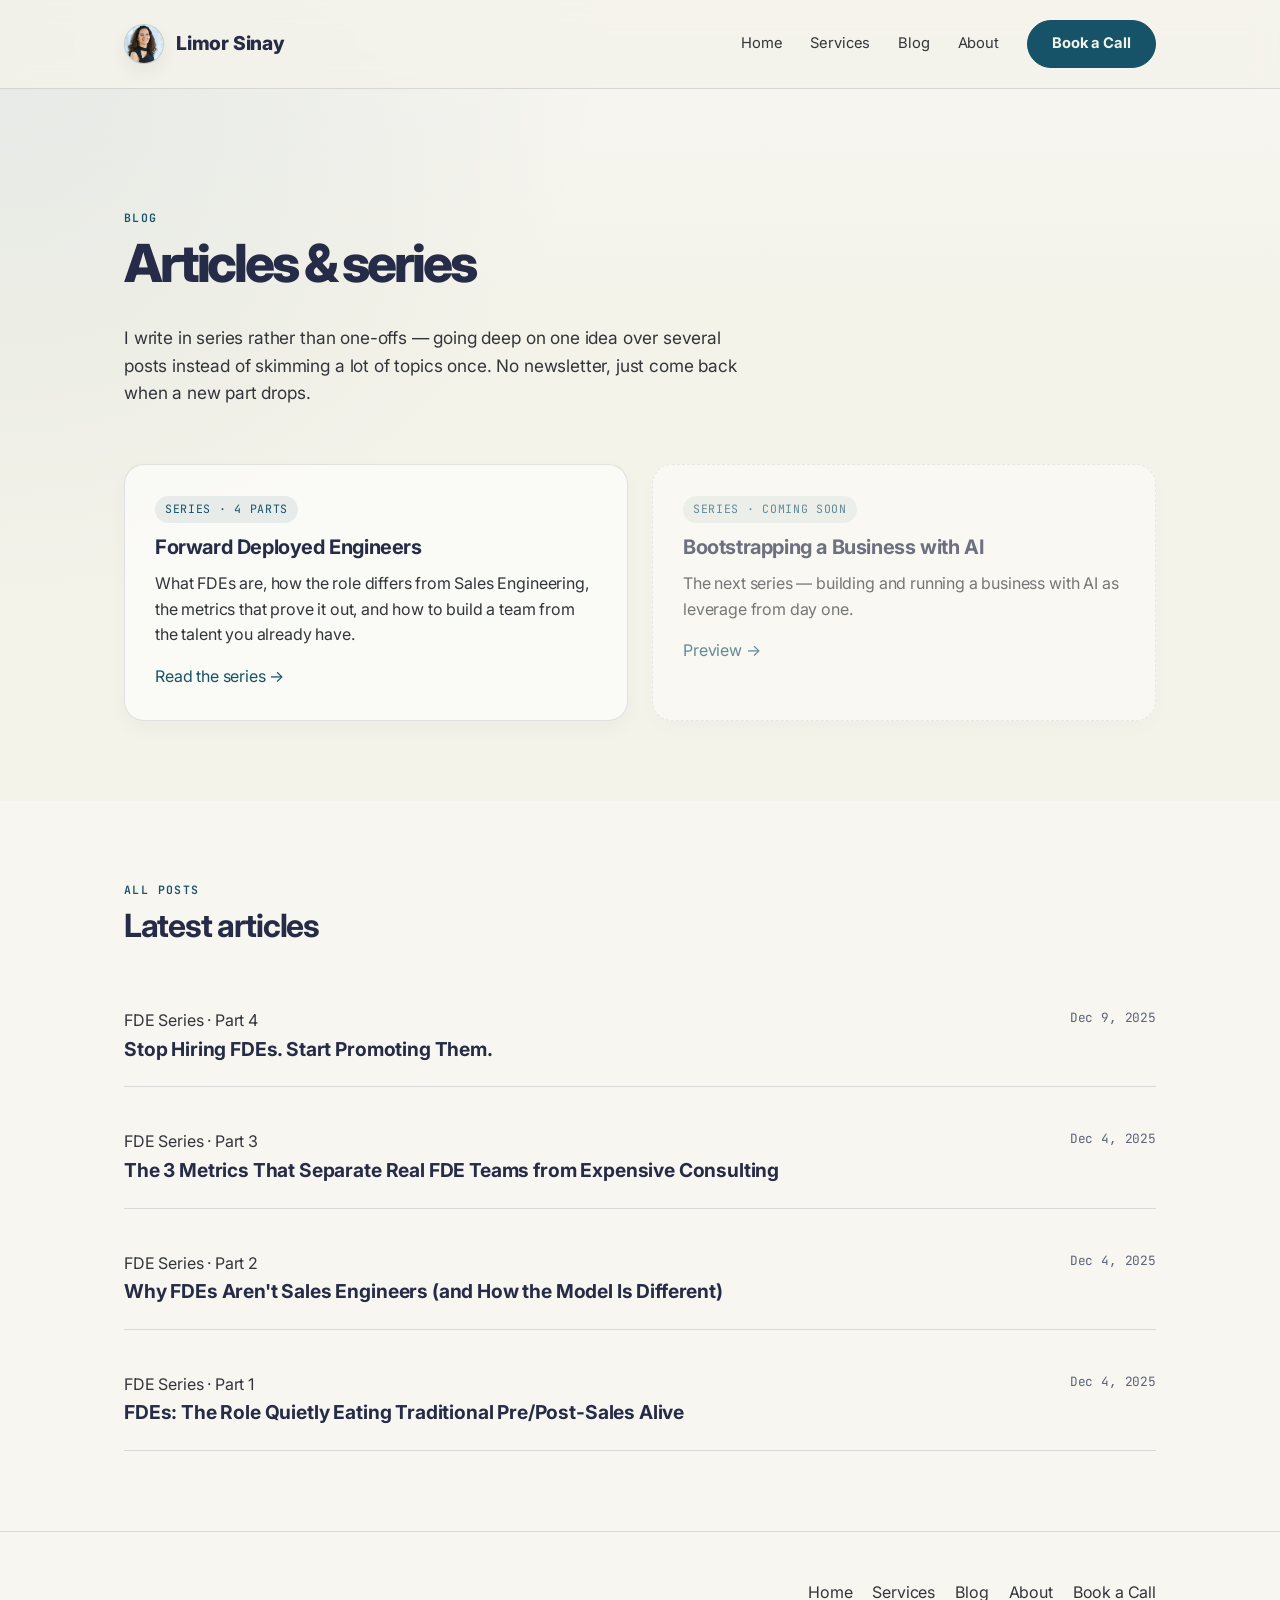
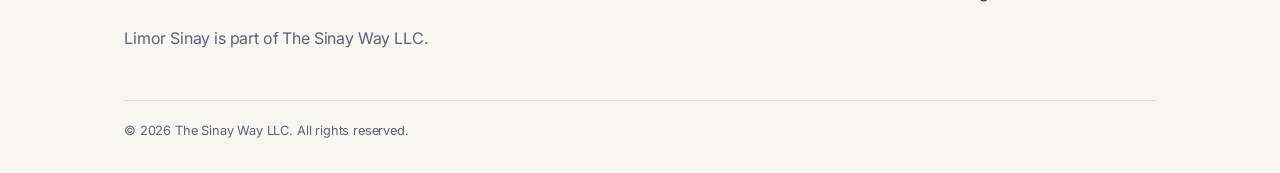
<file: blog/index.html>
<!DOCTYPE html>
<html lang="en">
<head>
<meta charset="UTF-8">
<meta name="viewport" content="width=device-width, initial-scale=1.0">
<title>Blog — Limor Sinay</title>
<meta name="description" content="Articles and series from Limor Sinay on go-to-market leadership, including the Forward Deployed Engineers series.">
<link rel="stylesheet" href="../assets/css/style.css">
</head>
<body>

<header class="site-header">
  <div class="wrap">
    <a class="brand" href="../index.html">
      <span class="brand-mark" aria-label="Limor Sinay profile picture">
        <img src="../assets/images/site/headshots/4903.CR3.p.jpg" alt="Limor Sinay portrait">
      </span>
      <span>Limor Sinay</span>
    </a>
    <nav class="main-nav">
      <a href="../index.html">Home</a>
      <a href="../services.html">Services</a>
      <a href="index.html">Blog</a>
      <a href="../about.html">About</a>
      <a class="btn" href="https://calendar.app.google/uf3Jab8FGnLFGQ5Q8" target="_blank" rel="noopener">Book a Call</a>
    </nav>
  </div>
</header>

<section class="hero" style="padding-bottom: 40px;">
  <div class="wrap">
    <span class="eyebrow">Blog</span>
    <h1>Articles &amp; series</h1>
    <p class="lede">I write in series rather than one-offs — going deep on one idea over several posts instead of skimming a lot of topics once. No newsletter, just come back when a new part drops.</p>
  </div>
</section>

<section class="section" style="padding-top: 0;">
  <div class="wrap">
    <div class="series-grid">
      <div class="series-card">
        <span class="series-tag">Series · 4 parts</span>
        <h3>Forward Deployed Engineers</h3>
        <p>What FDEs are, how the role differs from Sales Engineering, the metrics that prove it out, and how to build a team from the talent you already have.</p>
        <a href="series/fdes.html">Read the series →</a>
      </div>
      <div class="series-card coming-soon">
        <span class="series-tag">Series · Coming soon</span>
        <h3>Bootstrapping a Business with AI</h3>
        <p>The next series — building and running a business with AI as leverage from day one.</p>
        <a href="series/bootstrapping-with-ai.html">Preview →</a>
      </div>
    </div>
  </div>
</section>

<section class="section section-alt">
  <div class="wrap">
    <div class="section-head">
      <span class="eyebrow">All Posts</span>
      <h2>Latest articles</h2>
    </div>
    <div class="post-list">
      <div class="post-row">
        <div>
          <span class="series-tag" style="margin-bottom: 6px;">FDE Series · Part 4</span><br>
          <a class="post-title" href="posts/fdes-04-stop-hiring-start-promoting.html">Stop Hiring FDEs. Start Promoting Them.</a>
        </div>
        <div class="post-meta">Dec 9, 2025</div>
      </div>
      <div class="post-row">
        <div>
          <span class="series-tag" style="margin-bottom: 6px;">FDE Series · Part 3</span><br>
          <a class="post-title" href="posts/fdes-03-three-metrics.html">The 3 Metrics That Separate Real FDE Teams from Expensive Consulting</a>
        </div>
        <div class="post-meta">Dec 4, 2025</div>
      </div>
      <div class="post-row">
        <div>
          <span class="series-tag" style="margin-bottom: 6px;">FDE Series · Part 2</span><br>
          <a class="post-title" href="posts/fdes-02-not-sales-engineers.html">Why FDEs Aren't Sales Engineers (and How the Model Is Different)</a>
        </div>
        <div class="post-meta">Dec 4, 2025</div>
      </div>
      <div class="post-row">
        <div>
          <span class="series-tag" style="margin-bottom: 6px;">FDE Series · Part 1</span><br>
          <a class="post-title" href="posts/fdes-01-forward-deployed-engineers.html">FDEs: The Role Quietly Eating Traditional Pre/Post-Sales Alive</a>
        </div>
        <div class="post-meta">Dec 4, 2025</div>
      </div>
    </div>
  </div>
</section>

<footer class="site-footer">
  <div class="wrap">
    <div class="footer-grid">
      <div class="footer-logo">
        <img src="../assets/images/logos/logo-cream-02.png" alt="The Sinay Way">
        <p>Limor Sinay is part of The Sinay Way LLC.</p>
      </div>
      <nav class="footer-nav">
        <a href="../index.html">Home</a>
        <a href="../services.html">Services</a>
        <a href="index.html">Blog</a>
        <a href="../about.html">About</a>
        <a href="https://calendar.app.google/uf3Jab8FGnLFGQ5Q8" target="_blank" rel="noopener">Book a Call</a>
      </nav>
    </div>
    <div class="footer-fine">© 2026 The Sinay Way LLC. All rights reserved.</div>
  </div>
</footer>

</body>
</html>
</file>
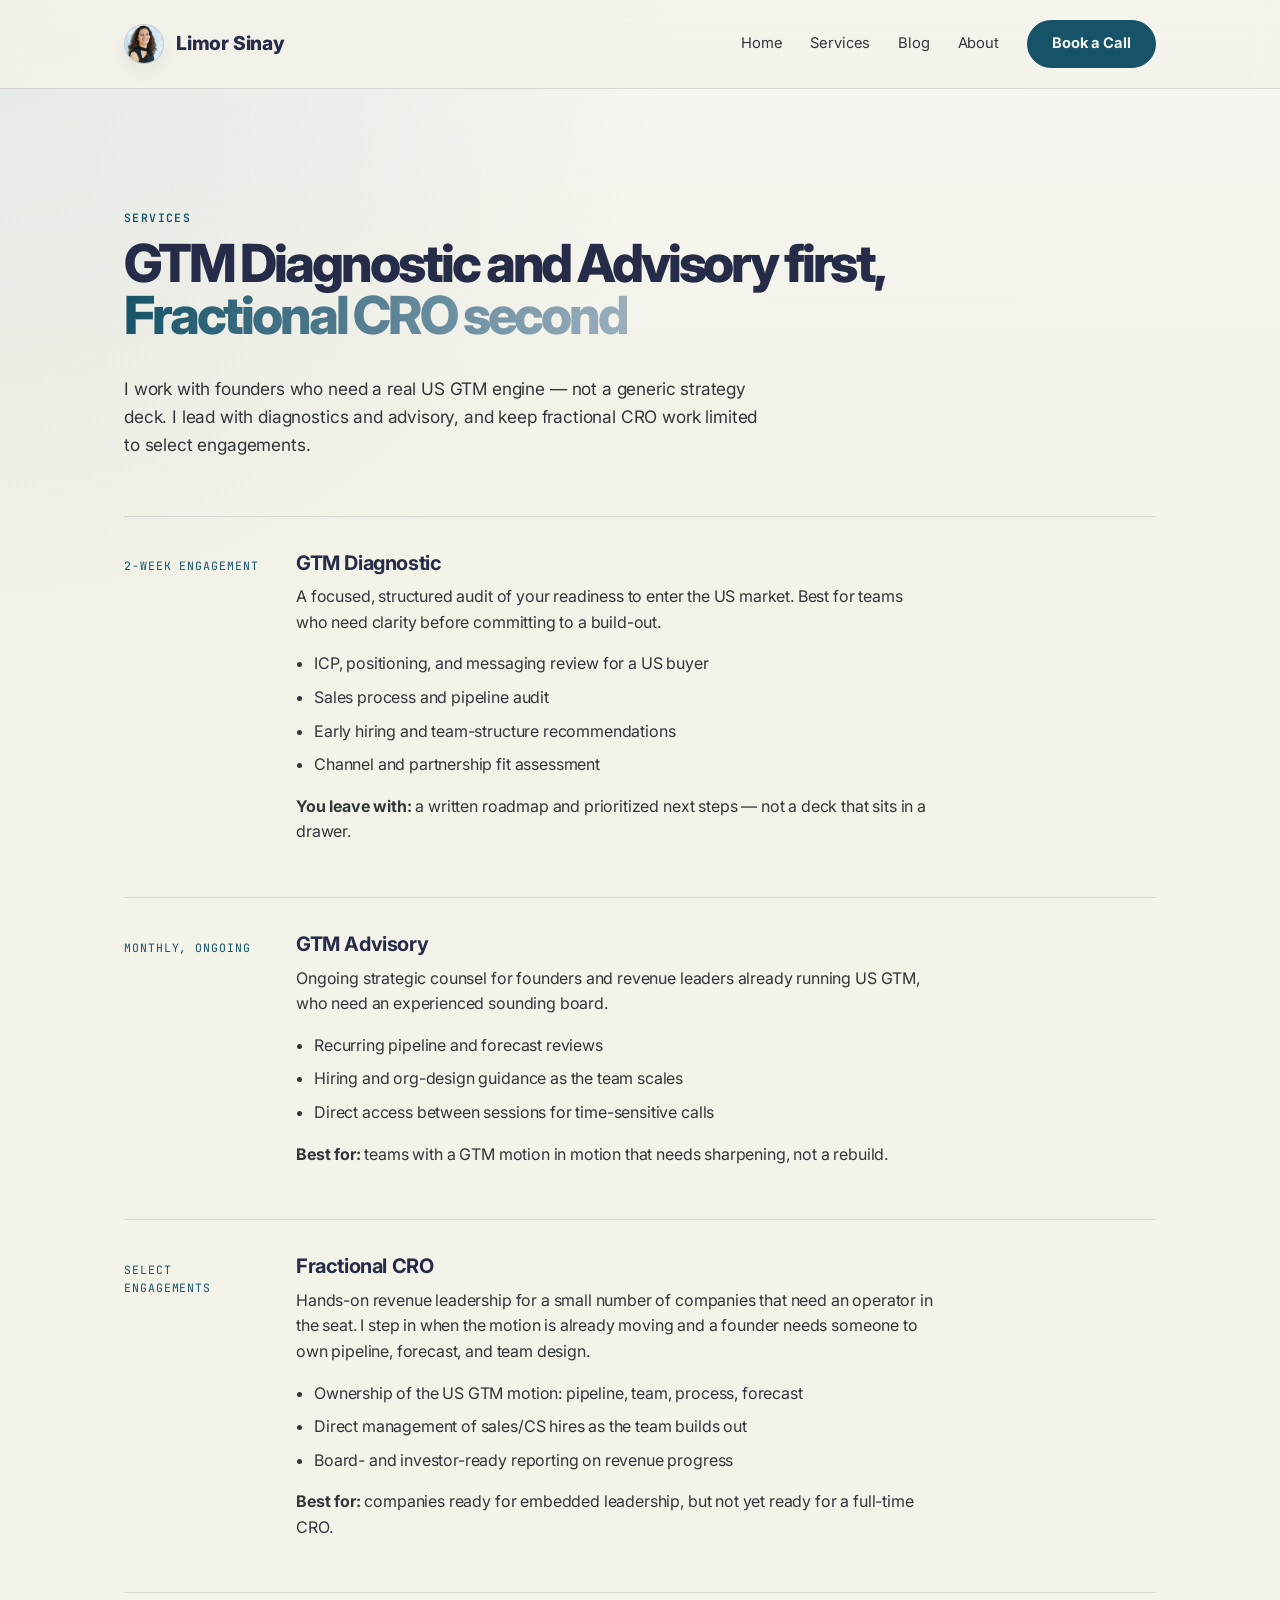
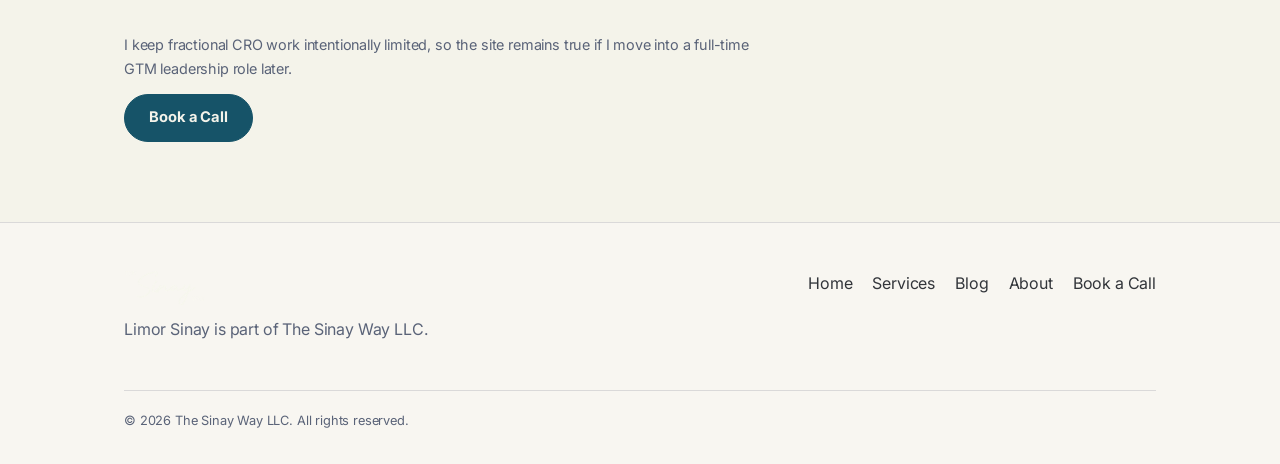
<file: services.html>
<!DOCTYPE html>
<html lang="en">
<head>
<meta charset="UTF-8">
<meta name="viewport" content="width=device-width, initial-scale=1.0">
<title>Services — Limor Sinay</title>
<meta name="description" content="GTM diagnostic, advisory, and select fractional CRO support for seed and Series A companies entering the US with AI-powered revenue strategy.">
<link rel="stylesheet" href="assets/css/style.css">
</head>
<body>

<header class="site-header">
  <div class="wrap">
    <a class="brand" href="index.html">
      <span class="brand-mark" aria-label="Limor Sinay profile picture">
        <img src="assets/images/site/headshots/4903.CR3.p.jpg" alt="Limor Sinay portrait">
      </span>
      <span>Limor Sinay</span>
    </a>
    <nav class="main-nav">
      <a href="index.html">Home</a>
      <a href="services.html">Services</a>
      <a href="blog/index.html">Blog</a>
      <a href="about.html">About</a>
      <a class="btn" href="https://calendar.app.google/uf3Jab8FGnLFGQ5Q8" target="_blank" rel="noopener">Book a Call</a>
    </nav>
  </div>
</header>

<section class="hero" style="padding-bottom: 40px;">
  <div class="wrap">
    <span class="eyebrow">Services</span>
    <h1>GTM Diagnostic and Advisory first, <span class="gradient-text">Fractional CRO second</span></h1>
    <p class="lede">I work with founders who need a real US GTM engine — not a generic strategy deck. I lead with diagnostics and advisory, and keep fractional CRO work limited to select engagements.</p>
  </div>
</section>

<section class="section" style="padding-top: 0;">
  <div class="wrap">
    <div class="tiers">

      <div class="tier">
        <div class="tier-timeframe">2-Week Engagement</div>
        <div>
          <h3>GTM Diagnostic</h3>
          <p>A focused, structured audit of your readiness to enter the US market. Best for teams who need clarity before committing to a build-out.</p>
          <ul>
            <li>ICP, positioning, and messaging review for a US buyer</li>
            <li>Sales process and pipeline audit</li>
            <li>Early hiring and team-structure recommendations</li>
            <li>Channel and partnership fit assessment</li>
          </ul>
          <p><strong>You leave with:</strong> a written roadmap and prioritized next steps — not a deck that sits in a drawer.</p>
        </div>
      </div>

      <div class="tier">
        <div class="tier-timeframe">Monthly, Ongoing</div>
        <div>
          <h3>GTM Advisory</h3>
          <p>Ongoing strategic counsel for founders and revenue leaders already running US GTM, who need an experienced sounding board.</p>
          <ul>
            <li>Recurring pipeline and forecast reviews</li>
            <li>Hiring and org-design guidance as the team scales</li>
            <li>Direct access between sessions for time-sensitive calls</li>
          </ul>
          <p><strong>Best for:</strong> teams with a GTM motion in motion that needs sharpening, not a rebuild.</p>
        </div>
      </div>

      <div class="tier">
        <div class="tier-timeframe">Select engagements</div>
        <div>
          <h3>Fractional CRO</h3>
          <p>Hands-on revenue leadership for a small number of companies that need an operator in the seat. I step in when the motion is already moving and a founder needs someone to own pipeline, forecast, and team design.</p>
          <ul>
            <li>Ownership of the US GTM motion: pipeline, team, process, forecast</li>
            <li>Direct management of sales/CS hires as the team builds out</li>
            <li>Board- and investor-ready reporting on revenue progress</li>
          </ul>
          <p><strong>Best for:</strong> companies ready for embedded leadership, but not yet ready for a full-time CRO.</p>
        </div>
      </div>

    </div>

    <p style="margin-top: 40px; color: var(--color-muted); font-size: 0.9rem; max-width: 640px;">I keep fractional CRO work intentionally limited, so the site remains true if I move into a full-time GTM leadership role later.</p>
    <a class="btn" href="https://calendar.app.google/uf3Jab8FGnLFGQ5Q8" target="_blank" rel="noopener">Book a Call</a>
  </div>
</section>

<footer class="site-footer">
  <div class="wrap">
    <div class="footer-grid">
      <div class="footer-logo">
        <img src="assets/images/logos/logo-cream-02.png" alt="The Sinay Way">
        <p>Limor Sinay is part of The Sinay Way LLC.</p>
      </div>
      <nav class="footer-nav">
        <a href="index.html">Home</a>
        <a href="services.html">Services</a>
        <a href="blog/index.html">Blog</a>
        <a href="about.html">About</a>
        <a href="https://calendar.app.google/uf3Jab8FGnLFGQ5Q8" target="_blank" rel="noopener">Book a Call</a>
      </nav>
    </div>
    <div class="footer-fine">© 2026 The Sinay Way LLC. All rights reserved.</div>
  </div>
</footer>

</body>
</html>
</file>
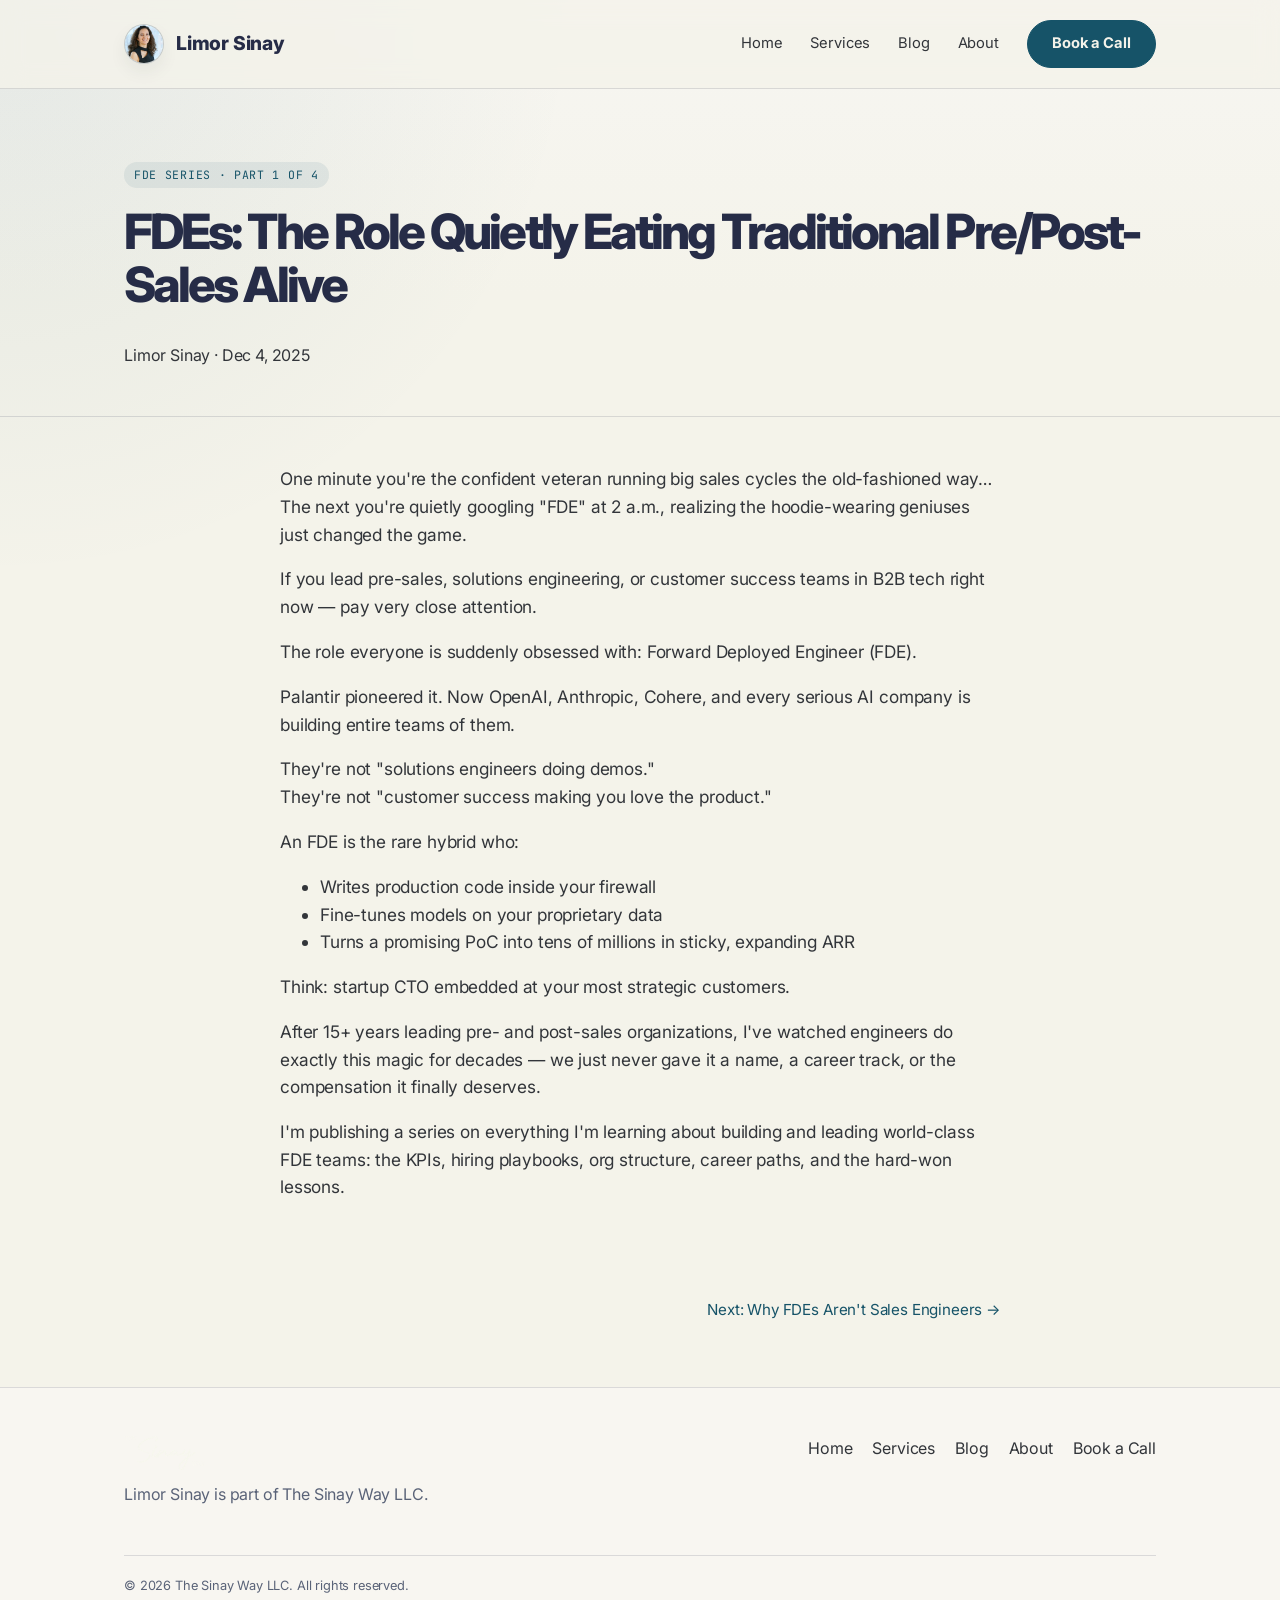
<file: blog/posts/fdes-01-forward-deployed-engineers.html>
<!DOCTYPE html>
<html lang="en">
<head>
<meta charset="UTF-8">
<meta name="viewport" content="width=device-width, initial-scale=1.0">
<title>FDEs: The Role Quietly Eating Traditional Pre/Post-Sales Alive — Limor Sinay</title>
<meta name="description" content="Part 1 of the Forward Deployed Engineers series: what an FDE actually is, and why the role is exploding across AI companies.">
<link rel="stylesheet" href="../../assets/css/style.css">
</head>
<body>

<header class="site-header">
  <div class="wrap">
    <a class="brand" href="../../index.html">
      <span class="brand-mark" aria-label="Limor Sinay profile picture">
        <img src="../../assets/images/site/headshots/4903.CR3.p.jpg" alt="Limor Sinay portrait">
      </span>
      <span>Limor Sinay</span>
    </a>
    <nav class="main-nav">
      <a href="../../index.html">Home</a>
      <a href="../../services.html">Services</a>
      <a href="../index.html">Blog</a>
      <a href="../../about.html">About</a>
      <a class="btn" href="https://calendar.app.google/uf3Jab8FGnLFGQ5Q8" target="_blank" rel="noopener">Book a Call</a>
    </nav>
  </div>
</header>

<div class="post-header">
  <div class="wrap">
    <a href="../series/fdes.html" class="series-tag">FDE Series · Part 1 of 4</a>
    <h1>FDEs: The Role Quietly Eating Traditional Pre/Post-Sales Alive</h1>
    <p class="post-meta" style="margin-top: 8px;">Limor Sinay · Dec 4, 2025</p>
  </div>
</div>

<article class="post-body">
  <p>One minute you're the confident veteran running big sales cycles the old-fashioned way… The next you're quietly googling "FDE" at 2 a.m., realizing the hoodie-wearing geniuses just changed the game.</p>

  <p>If you lead pre-sales, solutions engineering, or customer success teams in B2B tech right now — pay very close attention.</p>

  <p>The role everyone is suddenly obsessed with: Forward Deployed Engineer (FDE).</p>

  <p>Palantir pioneered it. Now OpenAI, Anthropic, Cohere, and every serious AI company is building entire teams of them.</p>

  <p>They're not "solutions engineers doing demos."<br>
  They're not "customer success making you love the product."</p>

  <p>An FDE is the rare hybrid who:</p>
  <ul>
    <li>Writes production code inside your firewall</li>
    <li>Fine-tunes models on your proprietary data</li>
    <li>Turns a promising PoC into tens of millions in sticky, expanding ARR</li>
  </ul>

  <p>Think: startup CTO embedded at your most strategic customers.</p>

  <p>After 15+ years leading pre- and post-sales organizations, I've watched engineers do exactly this magic for decades — we just never gave it a name, a career track, or the compensation it finally deserves.</p>

  <p>I'm publishing a series on everything I'm learning about building and leading world-class FDE teams: the KPIs, hiring playbooks, org structure, career paths, and the hard-won lessons.</p>
</article>

<div class="post-nav">
  <div></div>
  <a href="fdes-02-not-sales-engineers.html">Next: Why FDEs Aren't Sales Engineers →</a>
</div>

<footer class="site-footer">
  <div class="wrap">
    <div class="footer-grid">
      <div class="footer-logo">
        <img src="../../assets/images/logos/logo-cream-02.png" alt="The Sinay Way">
        <p>Limor Sinay is part of The Sinay Way LLC.</p>
      </div>
      <nav class="footer-nav">
        <a href="../../index.html">Home</a>
        <a href="../../services.html">Services</a>
        <a href="../index.html">Blog</a>
        <a href="../../about.html">About</a>
        <a href="https://calendar.app.google/uf3Jab8FGnLFGQ5Q8" target="_blank" rel="noopener">Book a Call</a>
      </nav>
    </div>
    <div class="footer-fine">© 2026 The Sinay Way LLC. All rights reserved.</div>
  </div>
</footer>

</body>
</html>
</file>
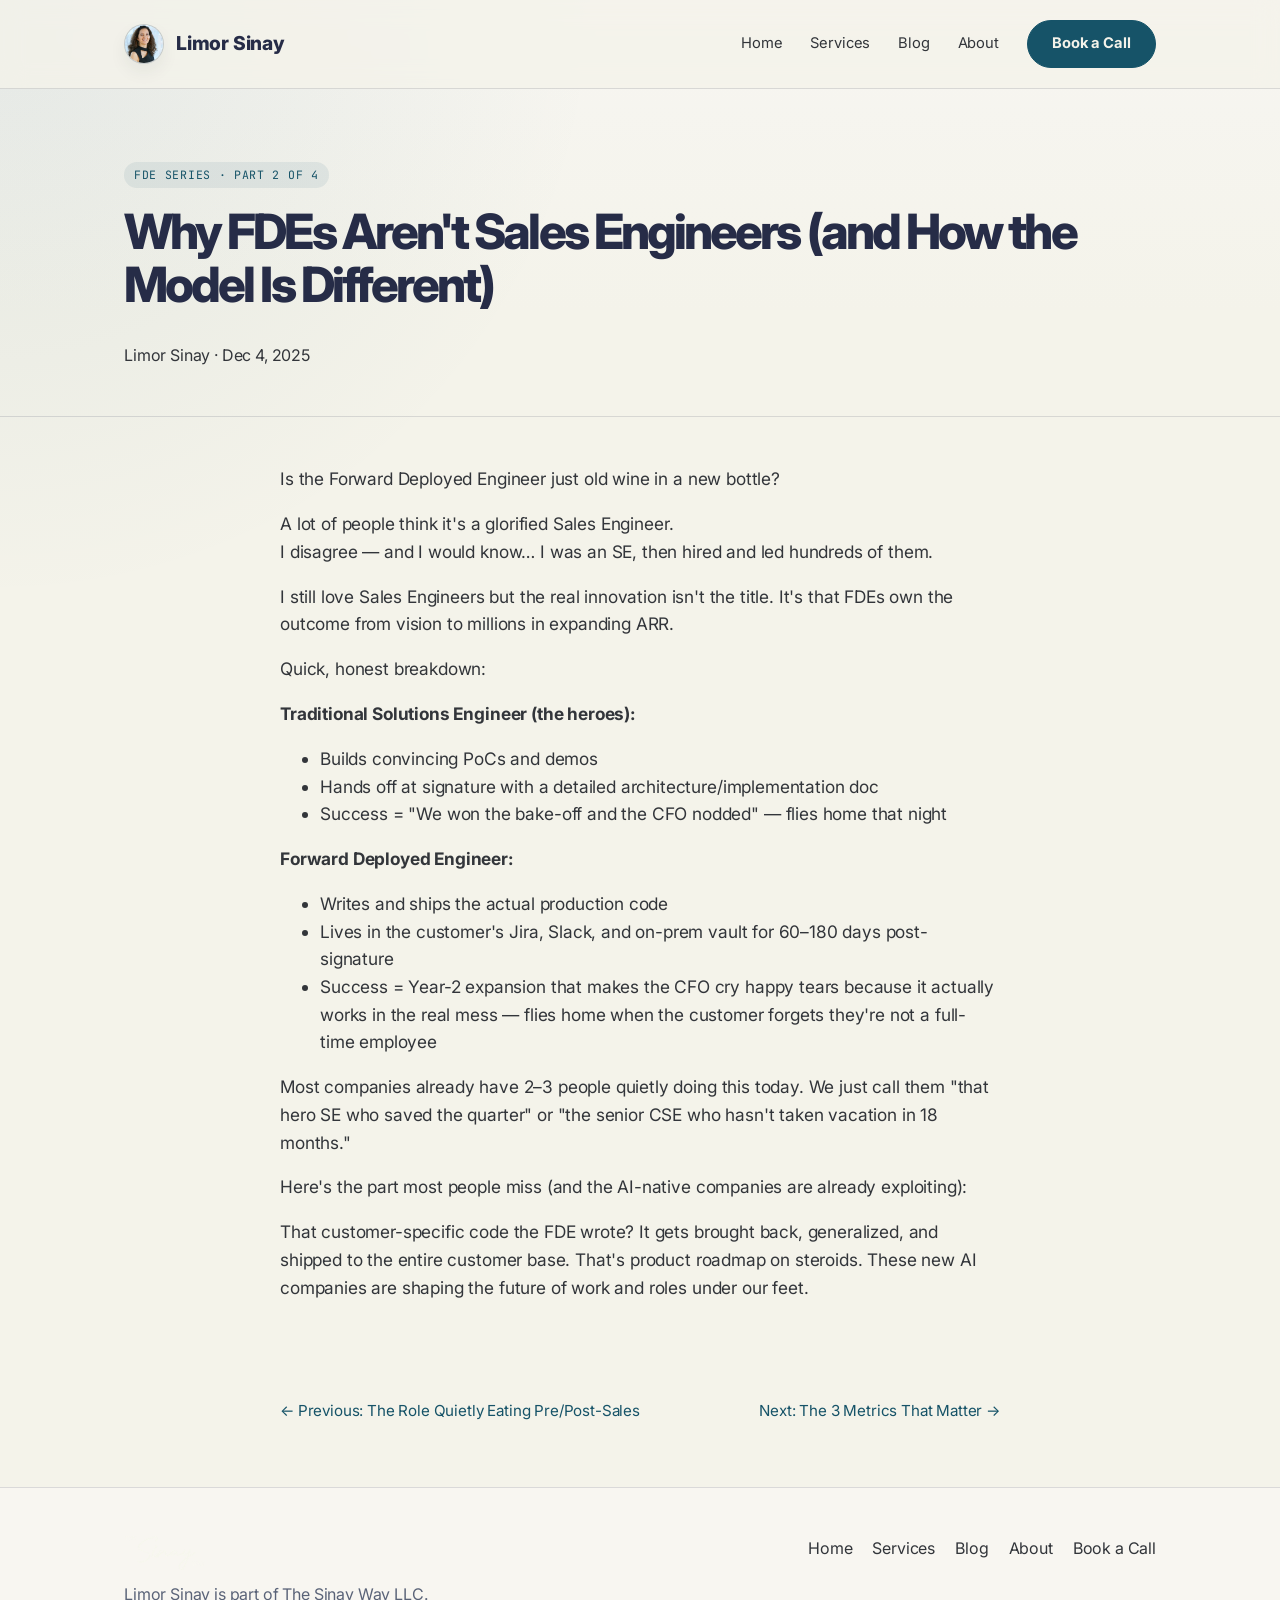
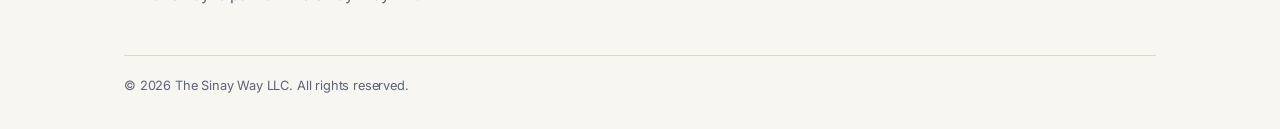
<file: blog/posts/fdes-02-not-sales-engineers.html>
<!DOCTYPE html>
<html lang="en">
<head>
<meta charset="UTF-8">
<meta name="viewport" content="width=device-width, initial-scale=1.0">
<title>Why FDEs Aren't Sales Engineers — Limor Sinay</title>
<meta name="description" content="Part 2 of the Forward Deployed Engineers series: how the FDE model really differs from traditional Sales Engineering.">
<link rel="stylesheet" href="../../assets/css/style.css">
</head>
<body>

<header class="site-header">
  <div class="wrap">
    <a class="brand" href="../../index.html">
      <span class="brand-mark" aria-label="Limor Sinay profile picture">
        <img src="../../assets/images/site/headshots/4903.CR3.p.jpg" alt="Limor Sinay portrait">
      </span>
      <span>Limor Sinay</span>
    </a>
    <nav class="main-nav">
      <a href="../../index.html">Home</a>
      <a href="../../services.html">Services</a>
      <a href="../index.html">Blog</a>
      <a href="../../about.html">About</a>
      <a class="btn" href="https://calendar.app.google/uf3Jab8FGnLFGQ5Q8" target="_blank" rel="noopener">Book a Call</a>
    </nav>
  </div>
</header>

<div class="post-header">
  <div class="wrap">
    <a href="../series/fdes.html" class="series-tag">FDE Series · Part 2 of 4</a>
    <h1>Why FDEs Aren't Sales Engineers (and How the Model Is Different)</h1>
    <p class="post-meta" style="margin-top: 8px;">Limor Sinay · Dec 4, 2025</p>
  </div>
</div>

<article class="post-body">
  <p>Is the Forward Deployed Engineer just old wine in a new bottle?</p>

  <p>A lot of people think it's a glorified Sales Engineer.<br>
  I disagree — and I would know… I was an SE, then hired and led hundreds of them.</p>

  <p>I still love Sales Engineers but the real innovation isn't the title. It's that FDEs own the outcome from vision to millions in expanding ARR.</p>

  <p>Quick, honest breakdown:</p>

  <p><strong>Traditional Solutions Engineer (the heroes):</strong></p>
  <ul>
    <li>Builds convincing PoCs and demos</li>
    <li>Hands off at signature with a detailed architecture/implementation doc</li>
    <li>Success = "We won the bake-off and the CFO nodded" — flies home that night</li>
  </ul>

  <p><strong>Forward Deployed Engineer:</strong></p>
  <ul>
    <li>Writes and ships the actual production code</li>
    <li>Lives in the customer's Jira, Slack, and on-prem vault for 60–180 days post-signature</li>
    <li>Success = Year-2 expansion that makes the CFO cry happy tears because it actually works in the real mess — flies home when the customer forgets they're not a full-time employee</li>
  </ul>

  <p>Most companies already have 2–3 people quietly doing this today. We just call them "that hero SE who saved the quarter" or "the senior CSE who hasn't taken vacation in 18 months."</p>

  <p>Here's the part most people miss (and the AI-native companies are already exploiting):</p>

  <p>That customer-specific code the FDE wrote? It gets brought back, generalized, and shipped to the entire customer base. That's product roadmap on steroids. These new AI companies are shaping the future of work and roles under our feet.</p>
</article>

<div class="post-nav">
  <a href="fdes-01-forward-deployed-engineers.html">← Previous: The Role Quietly Eating Pre/Post-Sales</a>
  <a href="fdes-03-three-metrics.html">Next: The 3 Metrics That Matter →</a>
</div>

<footer class="site-footer">
  <div class="wrap">
    <div class="footer-grid">
      <div class="footer-logo">
        <img src="../../assets/images/logos/logo-cream-02.png" alt="The Sinay Way">
        <p>Limor Sinay is part of The Sinay Way LLC.</p>
      </div>
      <nav class="footer-nav">
        <a href="../../index.html">Home</a>
        <a href="../../services.html">Services</a>
        <a href="../index.html">Blog</a>
        <a href="../../about.html">About</a>
        <a href="https://calendar.app.google/uf3Jab8FGnLFGQ5Q8" target="_blank" rel="noopener">Book a Call</a>
      </nav>
    </div>
    <div class="footer-fine">© 2026 The Sinay Way LLC. All rights reserved.</div>
  </div>
</footer>

</body>
</html>
</file>
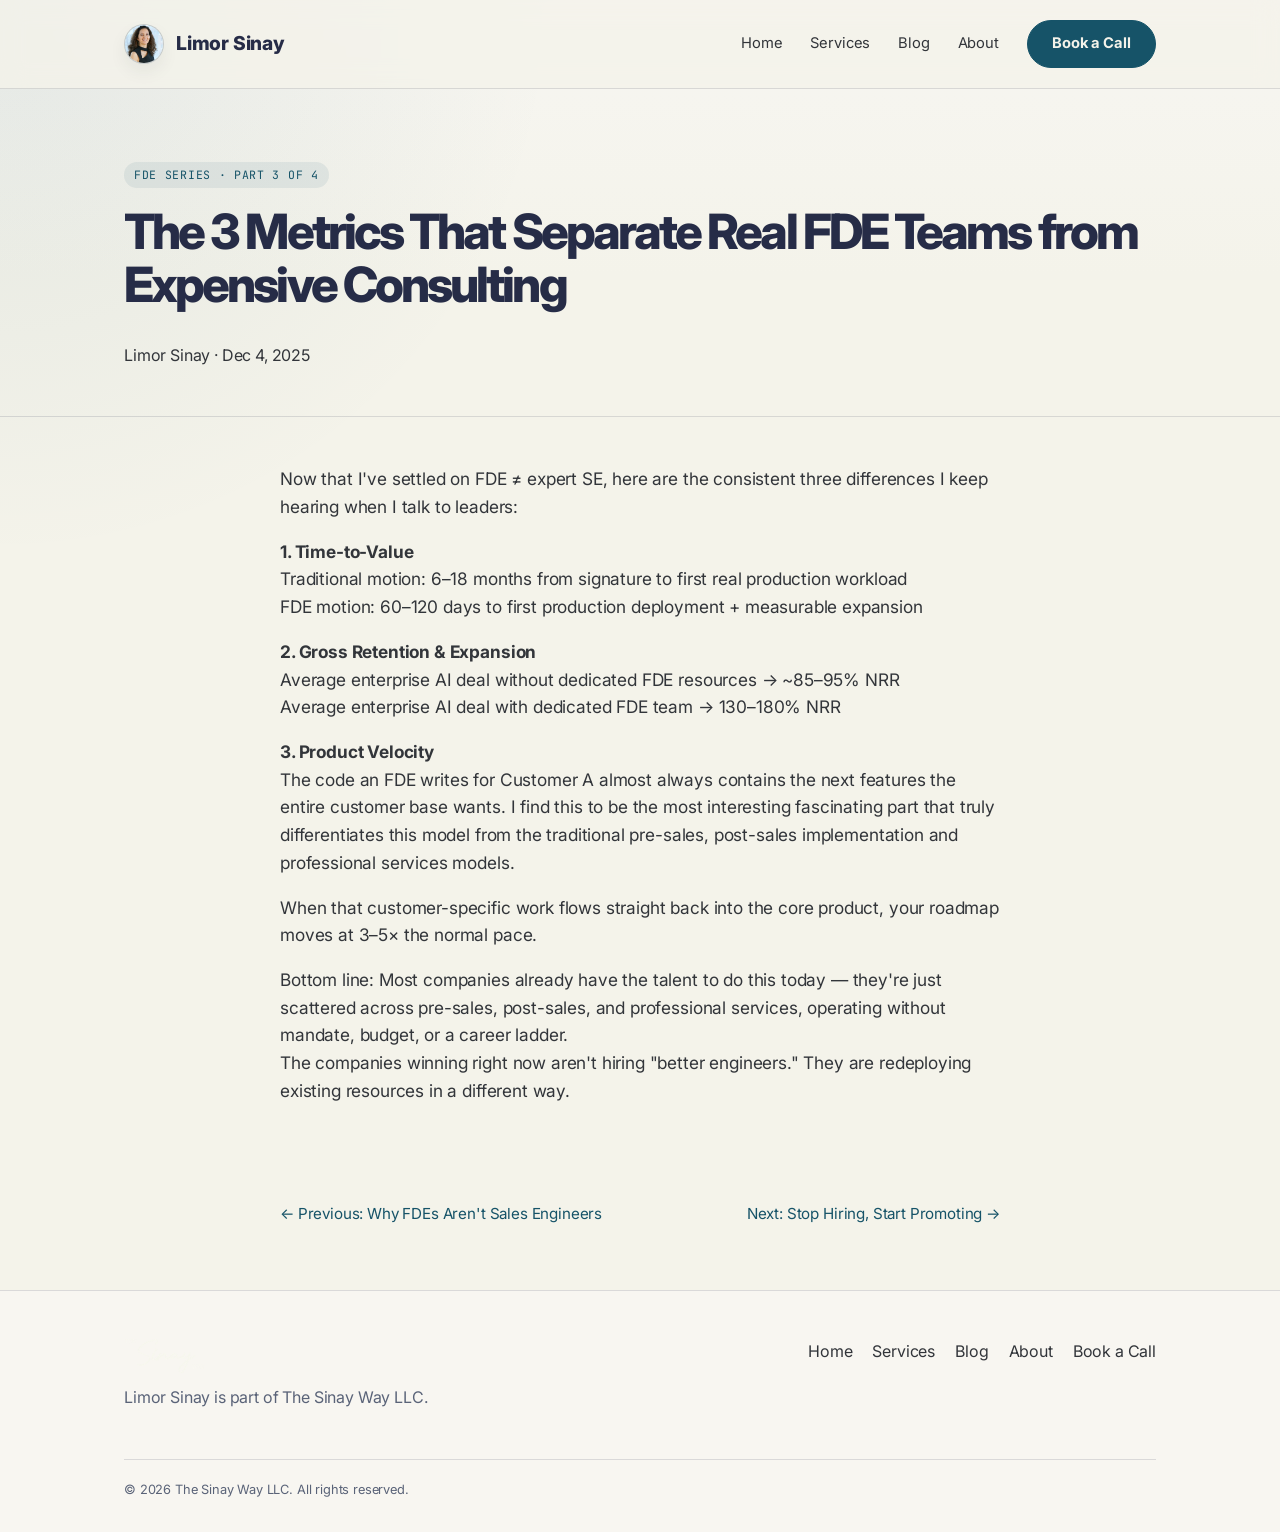
<file: blog/posts/fdes-03-three-metrics.html>
<!DOCTYPE html>
<html lang="en">
<head>
<meta charset="UTF-8">
<meta name="viewport" content="width=device-width, initial-scale=1.0">
<title>The 3 Metrics That Separate Real FDE Teams from Expensive Consulting — Limor Sinay</title>
<meta name="description" content="Part 3 of the Forward Deployed Engineers series: the three metrics — time-to-value, retention, and product velocity — that prove the FDE model out.">
<link rel="stylesheet" href="../../assets/css/style.css">
</head>
<body>

<header class="site-header">
  <div class="wrap">
    <a class="brand" href="../../index.html">
      <span class="brand-mark" aria-label="Limor Sinay profile picture">
        <img src="../../assets/images/site/headshots/4903.CR3.p.jpg" alt="Limor Sinay portrait">
      </span>
      <span>Limor Sinay</span>
    </a>
    <nav class="main-nav">
      <a href="../../index.html">Home</a>
      <a href="../../services.html">Services</a>
      <a href="../index.html">Blog</a>
      <a href="../../about.html">About</a>
      <a class="btn" href="https://calendar.app.google/uf3Jab8FGnLFGQ5Q8" target="_blank" rel="noopener">Book a Call</a>
    </nav>
  </div>
</header>

<div class="post-header">
  <div class="wrap">
    <a href="../series/fdes.html" class="series-tag">FDE Series · Part 3 of 4</a>
    <h1>The 3 Metrics That Separate Real FDE Teams from Expensive Consulting</h1>
    <p class="post-meta" style="margin-top: 8px;">Limor Sinay · Dec 4, 2025</p>
  </div>
</div>

<article class="post-body">
  <p>Now that I've settled on FDE ≠ expert SE, here are the consistent three differences I keep hearing when I talk to leaders:</p>

  <p><strong>1. Time-to-Value</strong><br>
  Traditional motion: 6–18 months from signature to first real production workload<br>
  FDE motion: 60–120 days to first production deployment + measurable expansion</p>

  <p><strong>2. Gross Retention &amp; Expansion</strong><br>
  Average enterprise AI deal without dedicated FDE resources → ~85–95% NRR<br>
  Average enterprise AI deal with dedicated FDE team → 130–180% NRR</p>

  <p><strong>3. Product Velocity</strong><br>
  The code an FDE writes for Customer A almost always contains the next features the entire customer base wants. I find this to be the most interesting fascinating part that truly differentiates this model from the traditional pre-sales, post-sales implementation and professional services models.</p>

  <p>When that customer-specific work flows straight back into the core product, your roadmap moves at 3–5× the normal pace.</p>

  <p>Bottom line: Most companies already have the talent to do this today — they're just scattered across pre-sales, post-sales, and professional services, operating without mandate, budget, or a career ladder.<br>
  The companies winning right now aren't hiring "better engineers." They are redeploying existing resources in a different way.</p>
</article>

<div class="post-nav">
  <a href="fdes-02-not-sales-engineers.html">← Previous: Why FDEs Aren't Sales Engineers</a>
  <a href="fdes-04-stop-hiring-start-promoting.html">Next: Stop Hiring, Start Promoting →</a>
</div>

<footer class="site-footer">
  <div class="wrap">
    <div class="footer-grid">
      <div class="footer-logo">
        <img src="../../assets/images/logos/logo-cream-02.png" alt="The Sinay Way">
        <p>Limor Sinay is part of The Sinay Way LLC.</p>
      </div>
      <nav class="footer-nav">
        <a href="../../index.html">Home</a>
        <a href="../../services.html">Services</a>
        <a href="../index.html">Blog</a>
        <a href="../../about.html">About</a>
        <a href="https://calendar.app.google/uf3Jab8FGnLFGQ5Q8" target="_blank" rel="noopener">Book a Call</a>
      </nav>
    </div>
    <div class="footer-fine">© 2026 The Sinay Way LLC. All rights reserved.</div>
  </div>
</footer>

</body>
</html>
</file>
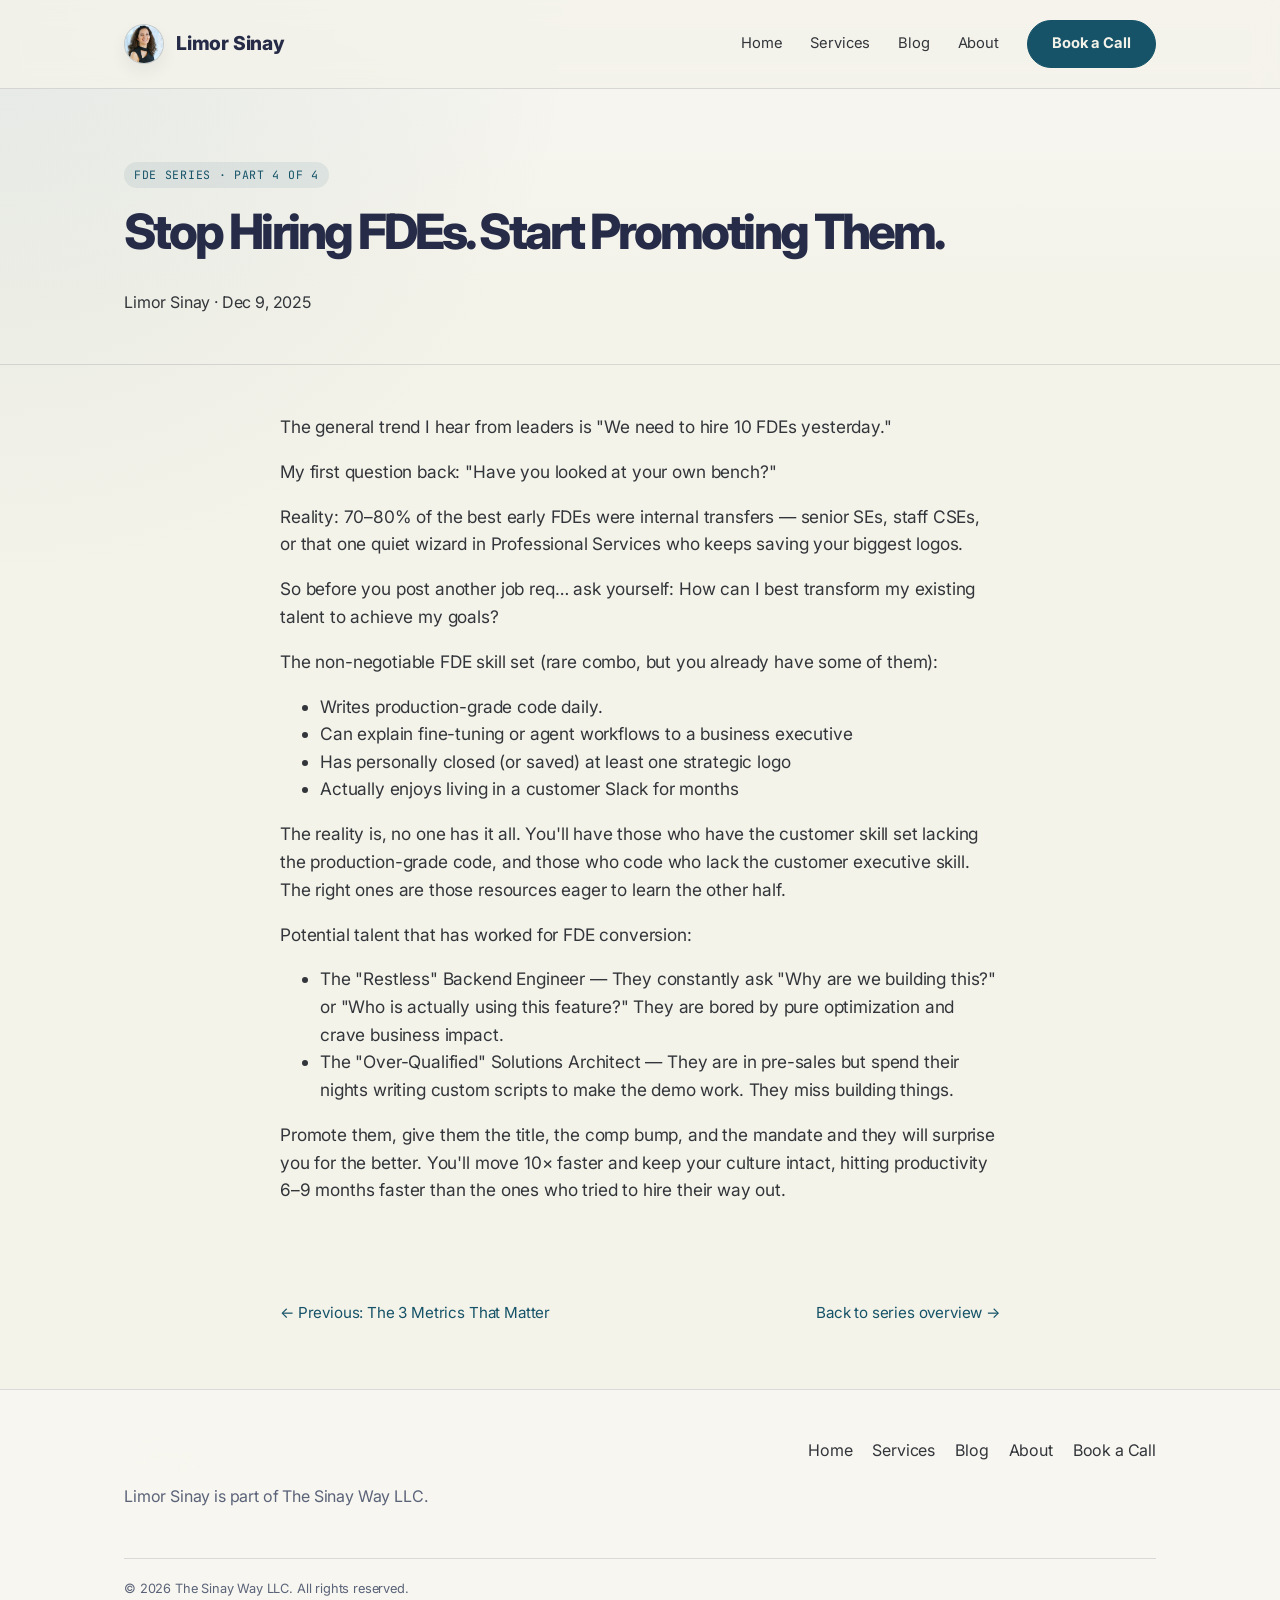
<file: blog/posts/fdes-04-stop-hiring-start-promoting.html>
<!DOCTYPE html>
<html lang="en">
<head>
<meta charset="UTF-8">
<meta name="viewport" content="width=device-width, initial-scale=1.0">
<title>Stop Hiring FDEs. Start Promoting Them. — Limor Sinay</title>
<meta name="description" content="Part 4 of the Forward Deployed Engineers series: why the best early FDEs are almost always internal transfers, and how to spot them.">
<link rel="stylesheet" href="../../assets/css/style.css">
</head>
<body>

<header class="site-header">
  <div class="wrap">
    <a class="brand" href="../../index.html">
      <span class="brand-mark" aria-label="Limor Sinay profile picture">
        <img src="../../assets/images/site/headshots/4903.CR3.p.jpg" alt="Limor Sinay portrait">
      </span>
      <span>Limor Sinay</span>
    </a>
    <nav class="main-nav">
      <a href="../../index.html">Home</a>
      <a href="../../services.html">Services</a>
      <a href="../index.html">Blog</a>
      <a href="../../about.html">About</a>
      <a class="btn" href="https://calendar.app.google/uf3Jab8FGnLFGQ5Q8" target="_blank" rel="noopener">Book a Call</a>
    </nav>
  </div>
</header>

<div class="post-header">
  <div class="wrap">
    <a href="../series/fdes.html" class="series-tag">FDE Series · Part 4 of 4</a>
    <h1>Stop Hiring FDEs. Start Promoting Them.</h1>
    <p class="post-meta" style="margin-top: 8px;">Limor Sinay · Dec 9, 2025</p>
  </div>
</div>

<article class="post-body">
  <p>The general trend I hear from leaders is "We need to hire 10 FDEs yesterday."</p>

  <p>My first question back: "Have you looked at your own bench?"</p>

  <p>Reality: 70–80% of the best early FDEs were internal transfers — senior SEs, staff CSEs, or that one quiet wizard in Professional Services who keeps saving your biggest logos.</p>

  <p>So before you post another job req… ask yourself: How can I best transform my existing talent to achieve my goals?</p>

  <p>The non-negotiable FDE skill set (rare combo, but you already have some of them):</p>
  <ul>
    <li>Writes production-grade code daily.</li>
    <li>Can explain fine-tuning or agent workflows to a business executive</li>
    <li>Has personally closed (or saved) at least one strategic logo</li>
    <li>Actually enjoys living in a customer Slack for months</li>
  </ul>

  <p>The reality is, no one has it all. You'll have those who have the customer skill set lacking the production-grade code, and those who code who lack the customer executive skill. The right ones are those resources eager to learn the other half.</p>

  <p>Potential talent that has worked for FDE conversion:</p>
  <ul>
    <li>The "Restless" Backend Engineer — They constantly ask "Why are we building this?" or "Who is actually using this feature?" They are bored by pure optimization and crave business impact.</li>
    <li>The "Over-Qualified" Solutions Architect — They are in pre-sales but spend their nights writing custom scripts to make the demo work. They miss building things.</li>
  </ul>

  <p>Promote them, give them the title, the comp bump, and the mandate and they will surprise you for the better. You'll move 10× faster and keep your culture intact, hitting productivity 6–9 months faster than the ones who tried to hire their way out.</p>
</article>

<div class="post-nav">
  <a href="fdes-03-three-metrics.html">← Previous: The 3 Metrics That Matter</a>
  <a href="../series/fdes.html">Back to series overview →</a>
</div>

<footer class="site-footer">
  <div class="wrap">
    <div class="footer-grid">
      <div class="footer-logo">
        <img src="../../assets/images/logos/logo-cream-02.png" alt="The Sinay Way">
        <p>Limor Sinay is part of The Sinay Way LLC.</p>
      </div>
      <nav class="footer-nav">
        <a href="../../index.html">Home</a>
        <a href="../../services.html">Services</a>
        <a href="../index.html">Blog</a>
        <a href="../../about.html">About</a>
        <a href="https://calendar.app.google/uf3Jab8FGnLFGQ5Q8" target="_blank" rel="noopener">Book a Call</a>
      </nav>
    </div>
    <div class="footer-fine">© 2026 The Sinay Way LLC. All rights reserved.</div>
  </div>
</footer>

</body>
</html>
</file>
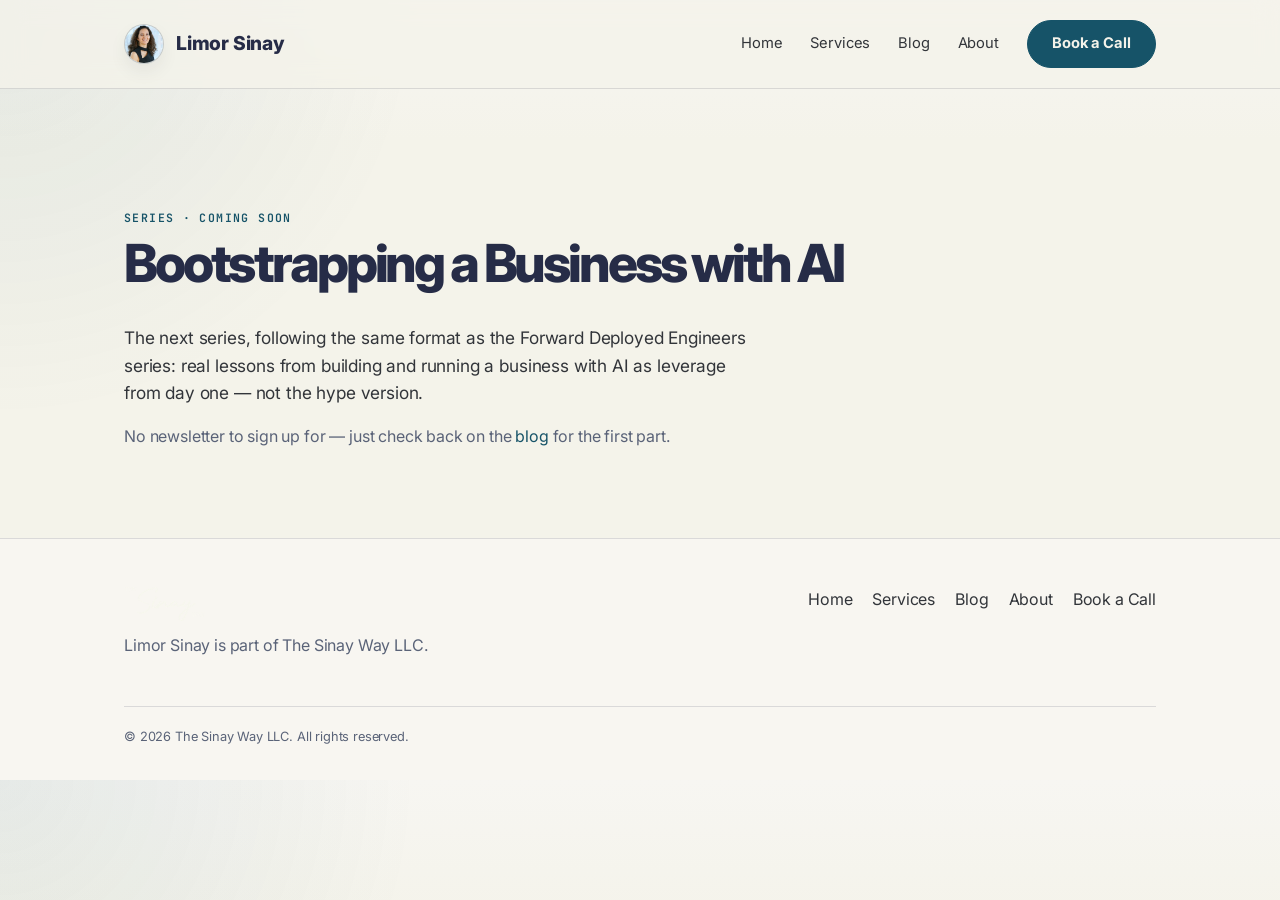
<file: blog/series/bootstrapping-with-ai.html>
<!DOCTYPE html>
<html lang="en">
<head>
<meta charset="UTF-8">
<meta name="viewport" content="width=device-width, initial-scale=1.0">
<title>Bootstrapping a Business with AI — A Series by Limor Sinay (Coming Soon)</title>
<meta name="description" content="A forthcoming series from Limor Sinay on bootstrapping a business with AI as leverage from day one.">
<link rel="stylesheet" href="../../assets/css/style.css">
</head>
<body>

<header class="site-header">
  <div class="wrap">
    <a class="brand" href="../../index.html">
      <span class="brand-mark" aria-label="Limor Sinay profile picture">
        <img src="../../assets/images/site/headshots/4903.CR3.p.jpg" alt="Limor Sinay portrait">
      </span>
      <span>Limor Sinay</span>
    </a>
    <nav class="main-nav">
      <a href="../../index.html">Home</a>
      <a href="../../services.html">Services</a>
      <a href="../index.html">Blog</a>
      <a href="../../about.html">About</a>
      <a class="btn" href="https://calendar.app.google/uf3Jab8FGnLFGQ5Q8" target="_blank" rel="noopener">Book a Call</a>
    </nav>
  </div>
</header>

<section class="hero">
  <div class="wrap">
    <span class="eyebrow">Series · Coming Soon</span>
    <h1>Bootstrapping a Business with AI</h1>
    <p class="lede">The next series, following the same format as the Forward Deployed Engineers series: real lessons from building and running a business with AI as leverage from day one — not the hype version.</p>
    <p style="max-width: 560px; color: var(--color-muted);">No newsletter to sign up for — just check back on the <a href="../index.html">blog</a> for the first part.</p>
  </div>
</section>

<footer class="site-footer">
  <div class="wrap">
    <div class="footer-grid">
      <div class="footer-logo">
        <img src="../../assets/images/logos/logo-cream-02.png" alt="The Sinay Way">
        <p>Limor Sinay is part of The Sinay Way LLC.</p>
      </div>
      <nav class="footer-nav">
        <a href="../../index.html">Home</a>
        <a href="../../services.html">Services</a>
        <a href="../index.html">Blog</a>
        <a href="../../about.html">About</a>
        <a href="https://calendar.app.google/uf3Jab8FGnLFGQ5Q8" target="_blank" rel="noopener">Book a Call</a>
      </nav>
    </div>
    <div class="footer-fine">© 2026 The Sinay Way LLC. All rights reserved.</div>
  </div>
</footer>

</body>
</html>
</file>
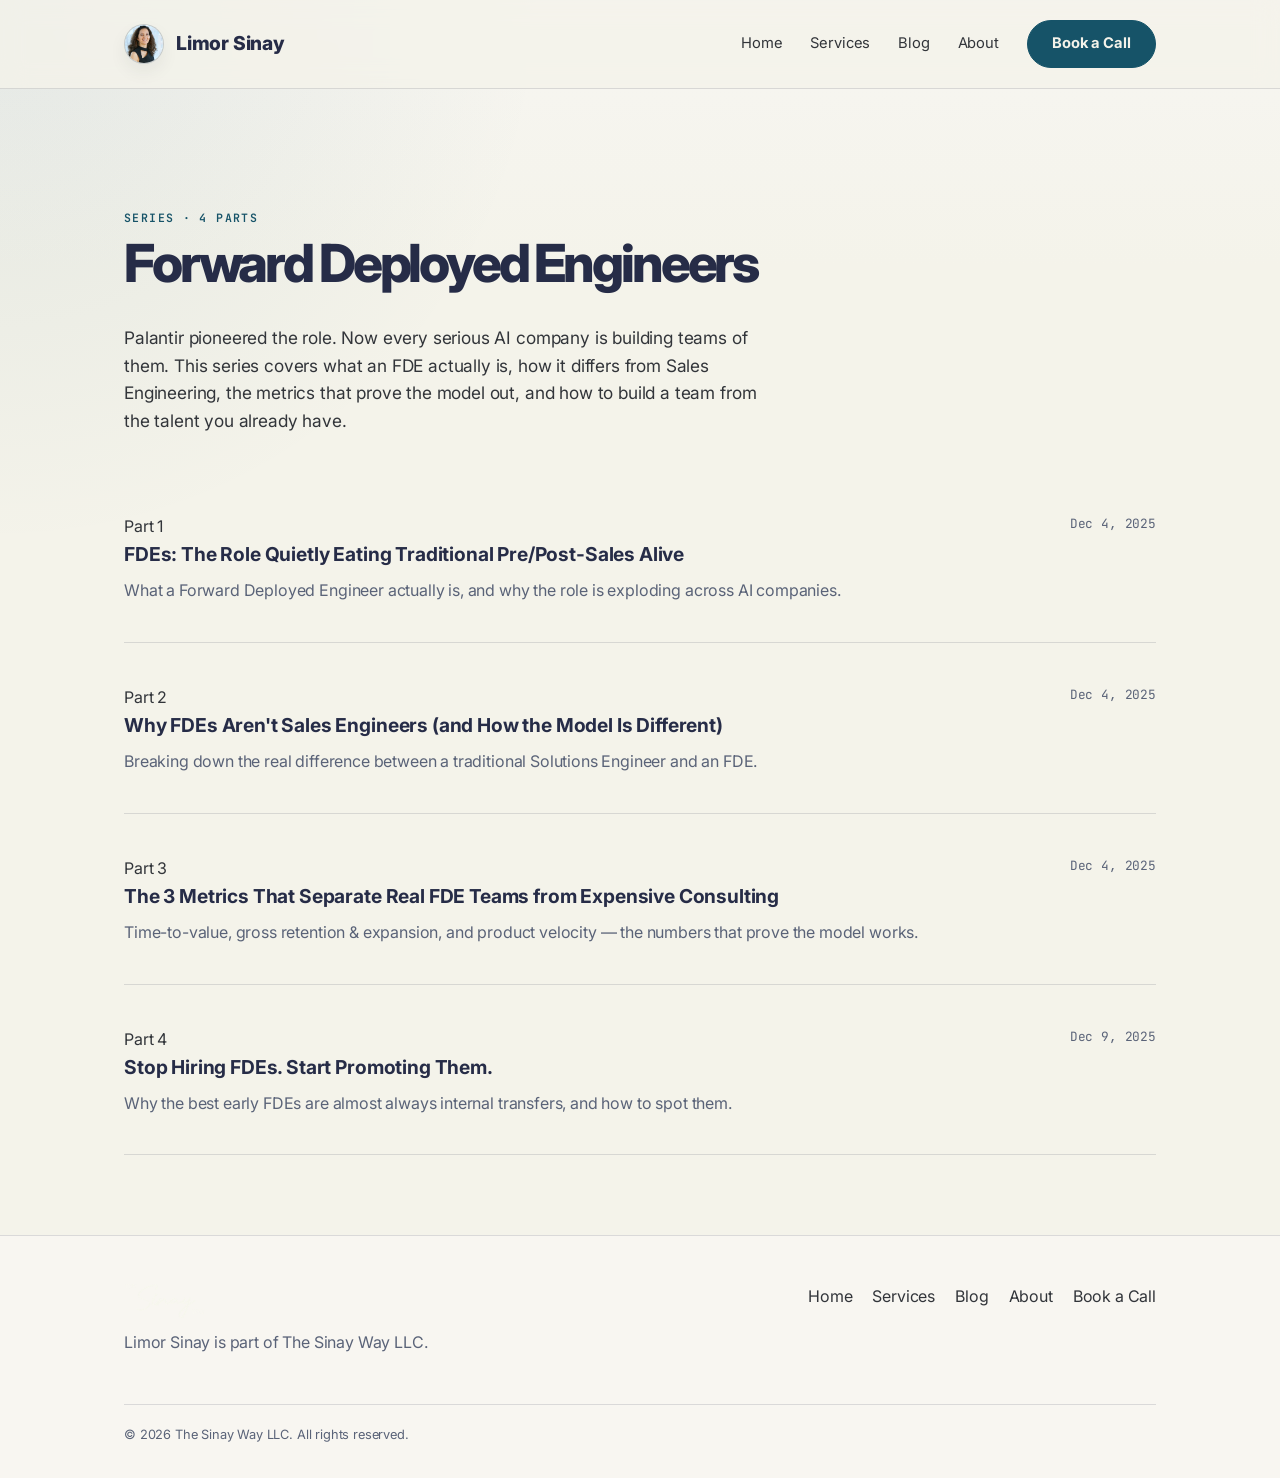
<file: blog/series/fdes.html>
<!DOCTYPE html>
<html lang="en">
<head>
<meta charset="UTF-8">
<meta name="viewport" content="width=device-width, initial-scale=1.0">
<title>Forward Deployed Engineers — A Series by Limor Sinay</title>
<meta name="description" content="A 4-part series on Forward Deployed Engineers: what the role is, how it differs from Sales Engineering, the metrics that prove it out, and how to build a team.">
<link rel="stylesheet" href="../../assets/css/style.css">
</head>
<body>

<header class="site-header">
  <div class="wrap">
    <a class="brand" href="../../index.html">
      <span class="brand-mark" aria-label="Limor Sinay profile picture">
        <img src="../../assets/images/site/headshots/4903.CR3.p.jpg" alt="Limor Sinay portrait">
      </span>
      <span>Limor Sinay</span>
    </a>
    <nav class="main-nav">
      <a href="../../index.html">Home</a>
      <a href="../../services.html">Services</a>
      <a href="../index.html">Blog</a>
      <a href="../../about.html">About</a>
      <a class="btn" href="https://calendar.app.google/uf3Jab8FGnLFGQ5Q8" target="_blank" rel="noopener">Book a Call</a>
    </nav>
  </div>
</header>

<section class="hero" style="padding-bottom: 40px;">
  <div class="wrap">
    <span class="eyebrow">Series · 4 Parts</span>
    <h1>Forward Deployed Engineers</h1>
    <p class="lede">Palantir pioneered the role. Now every serious AI company is building teams of them. This series covers what an FDE actually is, how it differs from Sales Engineering, the metrics that prove the model out, and how to build a team from the talent you already have.</p>
  </div>
</section>

<section class="section" style="padding-top: 0;">
  <div class="wrap">
    <div class="post-list">
      <div class="post-row">
        <div>
          <span class="series-tag" style="margin-bottom: 6px;">Part 1</span><br>
          <a class="post-title" href="../posts/fdes-01-forward-deployed-engineers.html">FDEs: The Role Quietly Eating Traditional Pre/Post-Sales Alive</a>
          <p style="margin-top: 8px; color: var(--color-muted);">What a Forward Deployed Engineer actually is, and why the role is exploding across AI companies.</p>
        </div>
        <div class="post-meta">Dec 4, 2025</div>
      </div>
      <div class="post-row">
        <div>
          <span class="series-tag" style="margin-bottom: 6px;">Part 2</span><br>
          <a class="post-title" href="../posts/fdes-02-not-sales-engineers.html">Why FDEs Aren't Sales Engineers (and How the Model Is Different)</a>
          <p style="margin-top: 8px; color: var(--color-muted);">Breaking down the real difference between a traditional Solutions Engineer and an FDE.</p>
        </div>
        <div class="post-meta">Dec 4, 2025</div>
      </div>
      <div class="post-row">
        <div>
          <span class="series-tag" style="margin-bottom: 6px;">Part 3</span><br>
          <a class="post-title" href="../posts/fdes-03-three-metrics.html">The 3 Metrics That Separate Real FDE Teams from Expensive Consulting</a>
          <p style="margin-top: 8px; color: var(--color-muted);">Time-to-value, gross retention &amp; expansion, and product velocity — the numbers that prove the model works.</p>
        </div>
        <div class="post-meta">Dec 4, 2025</div>
      </div>
      <div class="post-row">
        <div>
          <span class="series-tag" style="margin-bottom: 6px;">Part 4</span><br>
          <a class="post-title" href="../posts/fdes-04-stop-hiring-start-promoting.html">Stop Hiring FDEs. Start Promoting Them.</a>
          <p style="margin-top: 8px; color: var(--color-muted);">Why the best early FDEs are almost always internal transfers, and how to spot them.</p>
        </div>
        <div class="post-meta">Dec 9, 2025</div>
      </div>
    </div>
  </div>
</section>

<footer class="site-footer">
  <div class="wrap">
    <div class="footer-grid">
      <div class="footer-logo">
        <img src="../../assets/images/logos/logo-cream-02.png" alt="The Sinay Way">
        <p>Limor Sinay is part of The Sinay Way LLC.</p>
      </div>
      <nav class="footer-nav">
        <a href="../../index.html">Home</a>
        <a href="../../services.html">Services</a>
        <a href="../index.html">Blog</a>
        <a href="../../about.html">About</a>
        <a href="https://calendar.app.google/uf3Jab8FGnLFGQ5Q8" target="_blank" rel="noopener">Book a Call</a>
      </nav>
    </div>
    <div class="footer-fine">© 2026 The Sinay Way LLC. All rights reserved.</div>
  </div>
</footer>

</body>
</html>
</file>
<file: assets/css/style.css>
/* Limor Sinay — limorsinay.com
   Color palette, fonts, and the .gradient-text utility come from
   brand-tokens.css (synced from the shared /brand directory at the repo
   root — see brand/README.md before editing colors or fonts here, so all
   three Sinay Way sites stay in sync).

   Dark theme + Inter/JetBrains Mono typography, styled after
   yanivgoldenberg.com per Limor's direction (2026-07-30). */

@import url('brand-tokens.css');

:root {
  --max-width: 1080px;
}

* {
  box-sizing: border-box;
}

html {
  scroll-behavior: smooth;
}

body {
  margin: 0;
  background:
    radial-gradient(circle at top left, rgba(22, 83, 104, 0.08), transparent 28%),
    linear-gradient(180deg, #f7f6f2 0%, var(--color-bg) 18%, var(--color-bg) 100%);
  color: var(--color-text);
  font-family: var(--font-body);
  font-size: 16px;
  line-height: 1.6;
  letter-spacing: -0.01em;
  -webkit-font-smoothing: antialiased;
}

img {
  max-width: 100%;
  display: block;
}

a {
  color: var(--color-accent);
  text-decoration: none;
}

a:hover {
  color: var(--color-accent-2);
}

h1, h2, h3, h4 {
  font-family: var(--font-heading);
  font-weight: 700;
  color: var(--color-heading);
  line-height: 1.08;
  letter-spacing: -0.04em;
  margin: 0 0 0.65em;
}

h1 {
  font-weight: 800;
  font-size: clamp(2.6rem, 3.8vw, 4rem);
  letter-spacing: -0.06em;
}

h2 {
  font-size: clamp(2rem, 2.4vw, 2.5rem);
  letter-spacing: -0.04em;
}

h3 {
  font-size: 1.25rem;
  letter-spacing: -0.02em;
}

p {
  margin: 0 0 1em;
}

.wrap {
  max-width: var(--max-width);
  margin: 0 auto;
  padding: 0 24px;
}

.eyebrow {
  display: block;
  font-family: var(--font-mono);
  font-weight: 600;
  letter-spacing: 0.12em;
  text-transform: uppercase;
  font-size: 0.72rem;
  color: var(--color-accent);
  margin-bottom: 0.9em;
}

/* Header / nav */

.site-header {
  position: sticky;
  top: 0;
  z-index: 20;
  backdrop-filter: blur(12px);
  background: rgba(244, 243, 234, 0.8);
  border-bottom: 1px solid var(--color-border);
}

.site-header .wrap {
  display: flex;
  align-items: center;
  justify-content: space-between;
  padding-top: 20px;
  padding-bottom: 20px;
}

.brand {
  display: inline-flex;
  align-items: center;
  gap: 12px;
  font-family: var(--font-heading);
  font-weight: 800;
  font-size: 1.2rem;
  color: var(--color-heading);
  letter-spacing: -0.01em;
}

.brand-mark {
  width: 40px;
  height: 40px;
  border-radius: 50%;
  overflow: hidden;
  border: 1px solid var(--color-border);
  background: var(--color-tint);
  box-shadow: 0 8px 18px rgba(19, 25, 36, 0.06);
  flex-shrink: 0;
}

.brand-mark img {
  width: 100%;
  height: 100%;
  object-fit: cover;
  object-position: center 18%;
  display: block;
}

.brand:hover {
  color: var(--color-heading);
}

.main-nav {
  display: flex;
  align-items: center;
  gap: 28px;
}

.main-nav a {
  color: var(--color-text);
  font-size: 0.92rem;
}

.main-nav a:hover {
  color: var(--color-accent);
}

.btn {
  display: inline-block;
  padding: 11px 24px;
  border-radius: 999px;
  background: var(--color-accent);
  color: #f4f3ea;
  font-family: var(--font-body);
  font-weight: 700;
  font-size: 0.92rem;
  letter-spacing: -0.005em;
  border: 1px solid var(--color-accent);
  transition: transform 0.2s ease, box-shadow 0.2s ease, background 0.2s ease, color 0.2s ease;
}

.btn:hover {
  background: var(--color-accent-2);
  border-color: var(--color-accent-2);
  color: var(--color-heading);
  transform: translateY(-1px);
  box-shadow: 0 12px 32px rgba(22, 83, 104, 0.12);
}

.main-nav .btn,
.main-nav .btn:hover {
  color: #f4f3ea;
}

.btn-primary {
  background: var(--color-accent);
  color: #f4f3ea;
}

.btn-outline {
  background: transparent;
  color: var(--color-heading);
  border: 1px solid var(--color-border);
}

.btn-outline:hover {
  background: rgba(255, 255, 255, 0.04);
  border-color: var(--color-border);
  color: var(--color-heading);
  box-shadow: none;
}

/* Hero */

.hero {
  padding: 88px 0 72px;
}

.hero .wrap {
  position: relative;
  padding-top: 32px;
}

.hero .eyebrow {
  margin-bottom: 1em;
}

.hero h1 {
  max-width: 780px;
  font-size: clamp(2.8rem, 4.1vw, 4.5rem);
  line-height: 0.98;
  letter-spacing: -0.06em;
}

.hero .lede {
  max-width: 640px;
  font-size: 1.08rem;
  color: var(--color-text);
  margin-top: 1.2rem;
}

.hero .cta-row {
  margin-top: 36px;
  display: flex;
  gap: 16px;
  flex-wrap: wrap;
}

/* Credibility strip */

.credibility {
  border: 1px solid var(--color-border);
  background: rgba(255, 255, 255, 0.32);
  border-radius: 28px;
  box-shadow: 0 14px 32px rgba(25, 34, 49, 0.04);
  padding: 8px 0;
  margin: 0 auto;
  max-width: calc(var(--max-width) - 48px);
}

.credibility .wrap {
  display: flex;
  flex-wrap: wrap;
  gap: 26px;
  justify-content: space-between;
}

.credibility .stat {
  flex: 1 1 200px;
}

.credibility .stat .num {
  font-family: var(--font-mono);
  font-weight: 700;
  font-size: 1.4rem;
  letter-spacing: -0.02em;
  display: block;
  margin-bottom: 0.35em;
}

.credibility .stat .label {
  color: var(--color-muted);
  font-size: 0.82rem;
}

/* Sections */

.section {
  padding: 80px 0;
}

.section-head {
  max-width: 680px;
  margin-bottom: 42px;
}

.section-head p {
  font-size: 1rem;
  color: var(--color-muted);
}

.section-alt {
  background: var(--color-bg-alt);
}

.event-gallery {
  display: grid;
  grid-template-columns: repeat(3, minmax(0, 1fr));
  gap: 18px;
  margin: 28px 0 30px;
}

.event-gallery img {
  width: 100%;
  height: 220px;
  object-fit: cover;
  border-radius: 18px;
  border: 1px solid var(--color-border);
  background: var(--color-tint);
  box-shadow: 0 10px 26px rgba(19, 25, 36, 0.05);
}

/* Services */

.tiers {
  display: flex;
  flex-direction: column;
}

.tier {
  padding: 36px 0;
  border-top: 1px solid var(--color-border);
  display: grid;
  grid-template-columns: 140px 1fr;
  gap: 32px;
}

.tier:last-child {
  border-bottom: 1px solid var(--color-border);
}

.tier .tier-timeframe {
  color: var(--color-accent);
  font-family: var(--font-mono);
  font-size: 0.72rem;
  letter-spacing: 0.08em;
  text-transform: uppercase;
  padding-top: 0.4em;
}

.tier h3 {
  margin-bottom: 0.5em;
}

.tier p {
  color: var(--color-text);
  max-width: 640px;
}

.tier ul {
  padding-left: 18px;
  margin: 0 0 1em;
  color: var(--color-text);
  max-width: 640px;
}

.tier li {
  margin-bottom: 0.5em;
}

@media (max-width: 640px) {
  .tier {
    grid-template-columns: 1fr;
    gap: 10px;
  }
}

/* Series / blog cards */

.series-grid {
  display: grid;
  grid-template-columns: repeat(auto-fit, minmax(280px, 1fr));
  gap: 24px;
}

.series-card {
  background: rgba(255, 255, 255, 0.58);
  border: 1px solid var(--color-card-border);
  border-radius: 20px;
  padding: 30px;
  transition: border-color 0.2s ease, transform 0.2s ease, box-shadow 0.2s ease;
  box-shadow: 0 8px 20px rgba(19, 25, 36, 0.03);
}

.series-card:hover {
  border-color: rgba(22, 83, 104, 0.28);
  transform: translateY(-2px);
  box-shadow: 0 14px 28px rgba(19, 25, 36, 0.05);
}

.series-card .series-tag {
  display: inline-block;
  font-family: var(--font-mono);
  background: var(--color-tint);
  color: var(--color-accent);
  font-size: 0.72rem;
  letter-spacing: 0.06em;
  text-transform: uppercase;
  padding: 4px 10px;
  border-radius: 100px;
  margin-bottom: 14px;
}

.series-card.coming-soon {
  opacity: 0.65;
  border-style: dashed;
}

.post-list {
  display: flex;
  flex-direction: column;
  gap: 20px;
}

.post-row {
  display: flex;
  justify-content: space-between;
  gap: 16px;
  padding: 22px 0;
  border-bottom: 1px solid var(--color-border);
}

.post-row .post-title {
  color: var(--color-heading);
  font-family: var(--font-heading);
  font-weight: 700;
  font-size: 1.2rem;
}

.post-row .post-title:hover {
  color: var(--color-accent);
}

.post-row .post-meta {
  color: var(--color-muted);
  font-family: var(--font-mono);
  font-size: 0.8rem;
  white-space: nowrap;
}

/* Post page */

.post-header {
  padding: 72px 0 32px;
  border-bottom: 1px solid var(--color-border);
}

.post-header .series-tag {
  display: inline-block;
  font-family: var(--font-mono);
  background: var(--color-tint);
  color: var(--color-accent);
  font-size: 0.72rem;
  letter-spacing: 0.06em;
  text-transform: uppercase;
  padding: 4px 10px;
  border-radius: 100px;
  margin-bottom: 18px;
}

.post-body {
  padding: 48px 0;
  max-width: 720px;
  margin: 0 auto;
}

.post-body p, .post-body ul {
  font-size: 1.08rem;
  color: var(--color-text);
}

.post-body blockquote {
  margin: 0 0 1.4em;
  padding-left: 20px;
  border-left: 2px solid var(--color-accent);
  color: var(--color-heading);
  font-style: normal;
}

.post-nav {
  display: flex;
  justify-content: space-between;
  padding: 32px 0 64px;
  max-width: 720px;
  margin: 0 auto;
  gap: 16px;
  font-size: 0.95rem;
}

/* Testimonial */

.testimonial {
  max-width: 760px;
  font-family: var(--font-heading);
  font-weight: 500;
  font-size: 1.2rem;
  color: var(--color-heading);
  line-height: 1.5;
  letter-spacing: -0.02em;
  font-style: italic;
}

.testimonial .attribution {
  display: block;
  margin-top: 18px;
  font-family: var(--font-body);
  font-weight: 400;
  font-size: 0.84rem;
  color: var(--color-muted);
}

/* Footer */

.site-footer {
  background: var(--color-bg-alt);
  border-top: 1px solid var(--color-border);
  color: var(--color-muted);
  padding: 48px 0 32px;
}

.site-footer a {
  color: var(--color-text);
}

.site-footer a:hover {
  color: var(--color-accent);
}

.footer-grid {
  display: flex;
  flex-wrap: wrap;
  justify-content: space-between;
  gap: 32px;
  margin-bottom: 32px;
}

.footer-logo img {
  height: 34px;
  width: auto;
  margin-bottom: 12px;
}

.footer-nav {
  display: flex;
  gap: 20px;
  flex-wrap: wrap;
}

.footer-fine {
  font-size: 0.8rem;
  color: var(--color-muted);
  border-top: 1px solid var(--color-border);
  padding-top: 20px;
}

@media (max-width: 640px) {
  .site-header .wrap {
    flex-direction: column;
    align-items: flex-start;
    gap: 16px;
  }

  .main-nav {
    flex-wrap: wrap;
    gap: 16px;
  }

  .brand {
    font-size: 1.08rem;
  }

  .event-gallery {
    grid-template-columns: 1fr;
  }

  .hero {
    padding: 56px 0 48px;
  }
}
</file>
